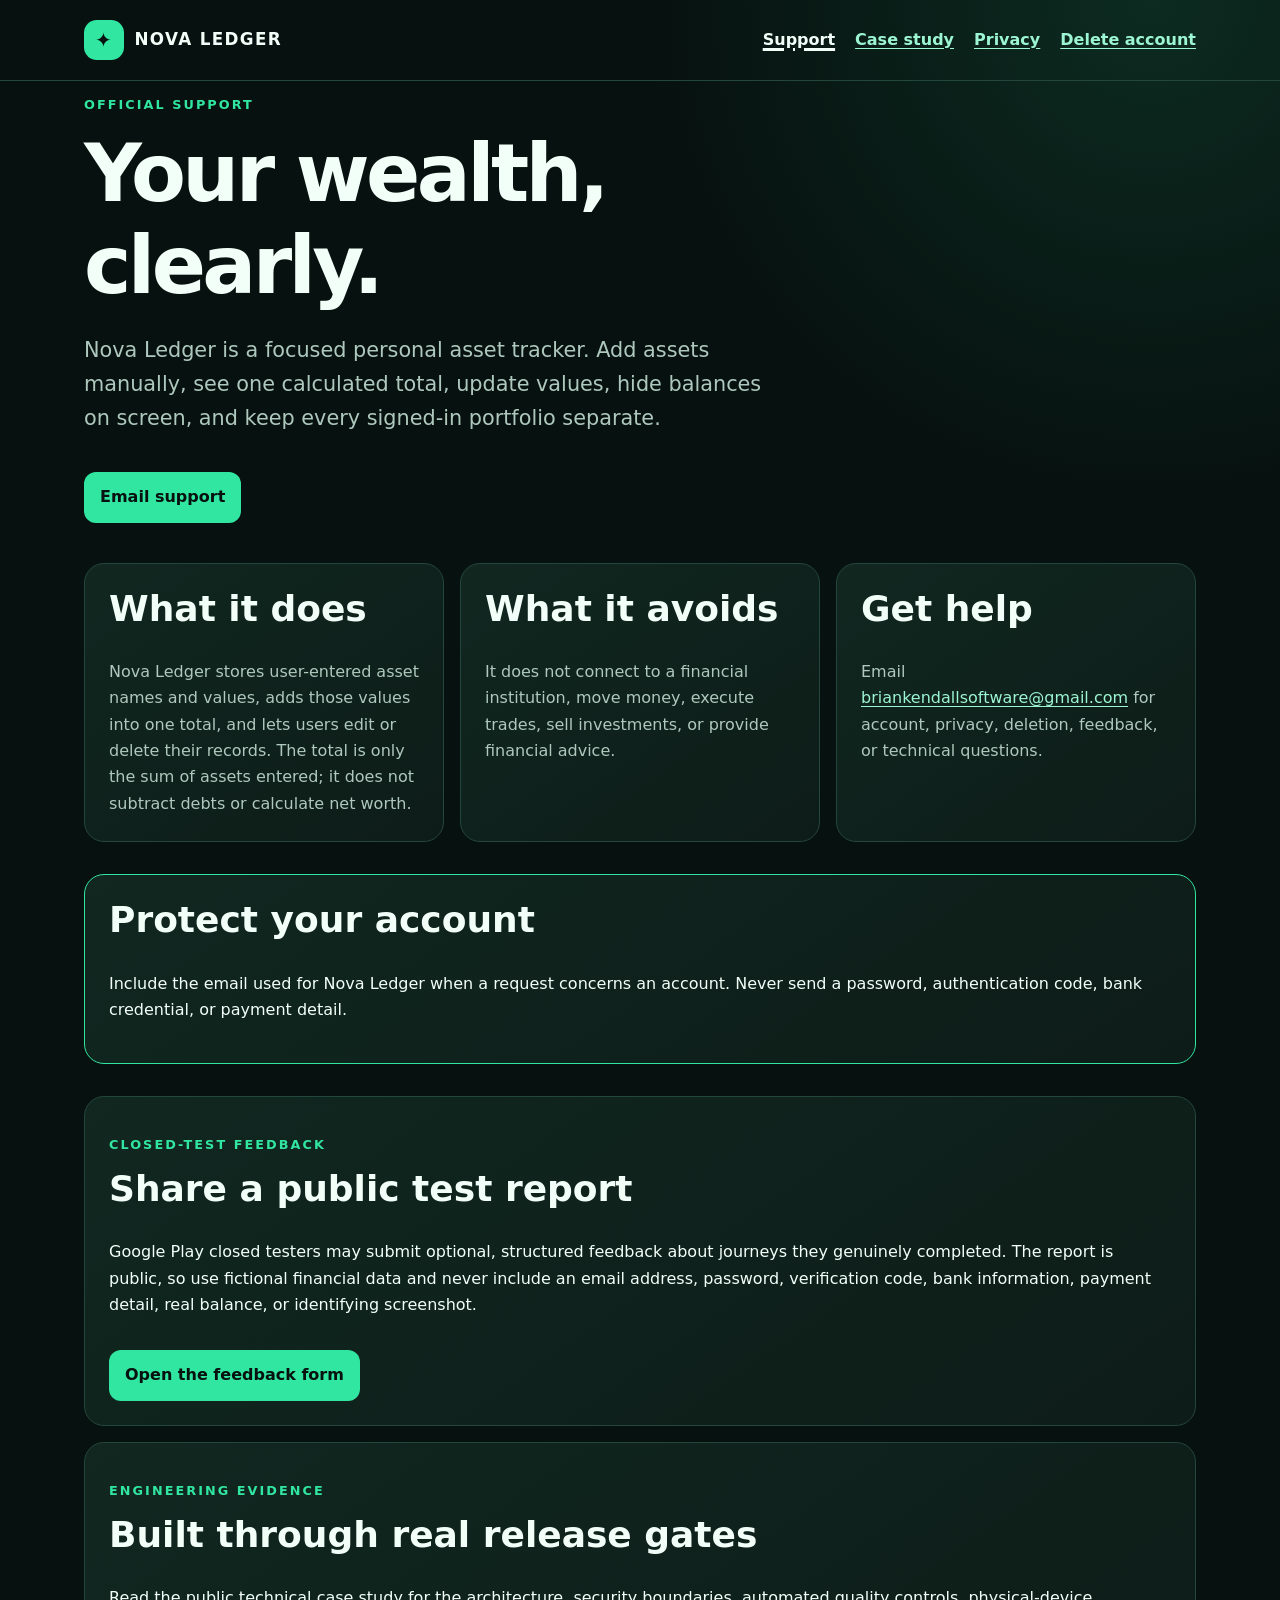
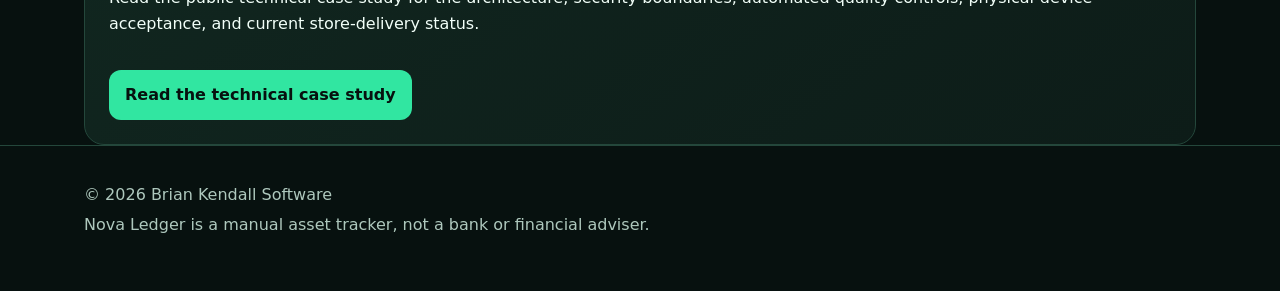
<file: index.html>
<!doctype html>
<html lang="en">
  <head>
    <meta charset="utf-8">
    <meta name="viewport" content="width=device-width, initial-scale=1">
    <meta name="description" content="Official support, privacy, and account-deletion information for Nova Ledger.">
    <meta name="theme-color" content="#07110f">
    <title>Nova Ledger | Support</title>
    <link rel="stylesheet" href="styles.css">
  </head>
  <body>
    <a class="skip-link" href="#main">Skip to content</a>
    <header>
      <div class="shell nav">
        <a class="brand" href="./" aria-label="Nova Ledger support home"><span class="brand-mark" aria-hidden="true">✦</span>NOVA LEDGER</a>
        <nav aria-label="Primary navigation">
          <ul>
            <li><a href="./" aria-current="page">Support</a></li>
            <li><a href="case-study/">Case study</a></li>
            <li><a href="privacy/">Privacy</a></li>
            <li><a href="delete-account/">Delete account</a></li>
          </ul>
        </nav>
      </div>
    </header>
    <main id="main" class="shell">
      <section class="hero" aria-labelledby="page-title">
        <p class="eyebrow">Official support</p>
        <h1 id="page-title">Your wealth, clearly.</h1>
        <p class="lede">Nova Ledger is a focused personal asset tracker. Add assets manually, see one calculated total, update values, hide balances on screen, and keep every signed-in portfolio separate.</p>
        <a class="button" href="mailto:briankendallsoftware@gmail.com?subject=Nova%20Ledger%20support">Email support</a>
      </section>
      <section class="grid" aria-label="Product and support information">
        <article class="card">
          <h2>What it does</h2>
          <p>Nova Ledger stores user-entered asset names and values, adds those values into one total, and lets users edit or delete their records. The total is only the sum of assets entered; it does not subtract debts or calculate net worth.</p>
        </article>
        <article class="card">
          <h2>What it avoids</h2>
          <p>It does not connect to a financial institution, move money, execute trades, sell investments, or provide financial advice.</p>
        </article>
        <article class="card">
          <h2>Get help</h2>
          <p>Email <a href="mailto:briankendallsoftware@gmail.com?subject=Nova%20Ledger%20support">briankendallsoftware@gmail.com</a> for account, privacy, deletion, feedback, or technical questions.</p>
        </article>
      </section>
      <aside class="callout" aria-labelledby="safety-title">
        <h2 id="safety-title">Protect your account</h2>
        <p>Include the email used for Nova Ledger when a request concerns an account. Never send a password, authentication code, bank credential, or payment detail.</p>
      </aside>
      <section class="policy-section" aria-labelledby="feedback-title">
        <p class="eyebrow">Closed-test feedback</p>
        <h2 id="feedback-title">Share a public test report</h2>
        <p>Google Play closed testers may submit optional, structured feedback about journeys they genuinely completed. The report is public, so use fictional financial data and never include an email address, password, verification code, bank information, payment detail, real balance, or identifying screenshot.</p>
        <a class="button" href="https://github.com/cooldownfuego-png/Nova-Ledger-Support/issues/new?template=closed-test-feedback.yml">Open the feedback form</a>
      </section>
      <section class="policy-section" aria-labelledby="engineering-title">
        <p class="eyebrow">Engineering evidence</p>
        <h2 id="engineering-title">Built through real release gates</h2>
        <p>Read the public technical case study for the architecture, security boundaries, automated quality controls, physical-device acceptance, and current store-delivery status.</p>
        <a class="button" href="case-study/">Read the technical case study</a>
      </section>
    </main>
    <footer>
      <div class="shell">
        <p>© 2026 Brian Kendall Software</p>
        <p>Nova Ledger is a manual asset tracker, not a bank or financial adviser.</p>
      </div>
    </footer>
  </body>
</html>
</file>
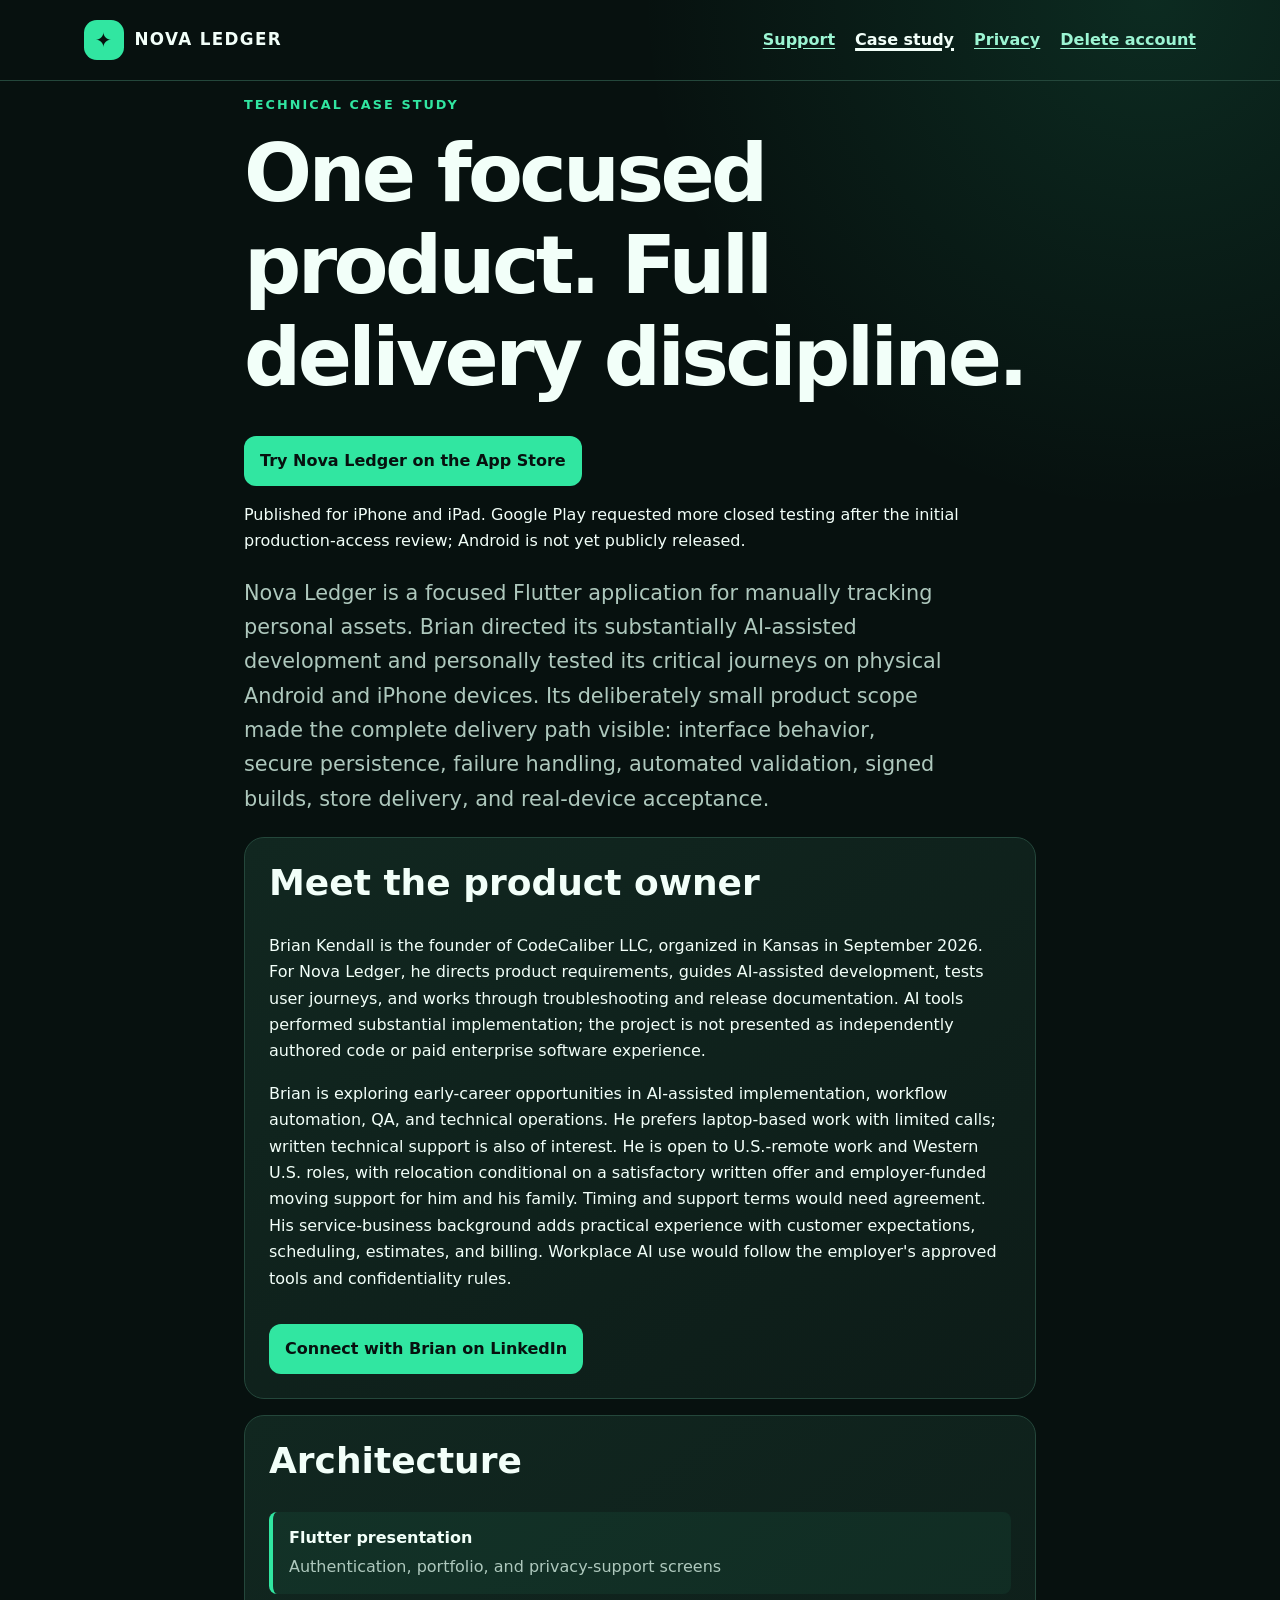
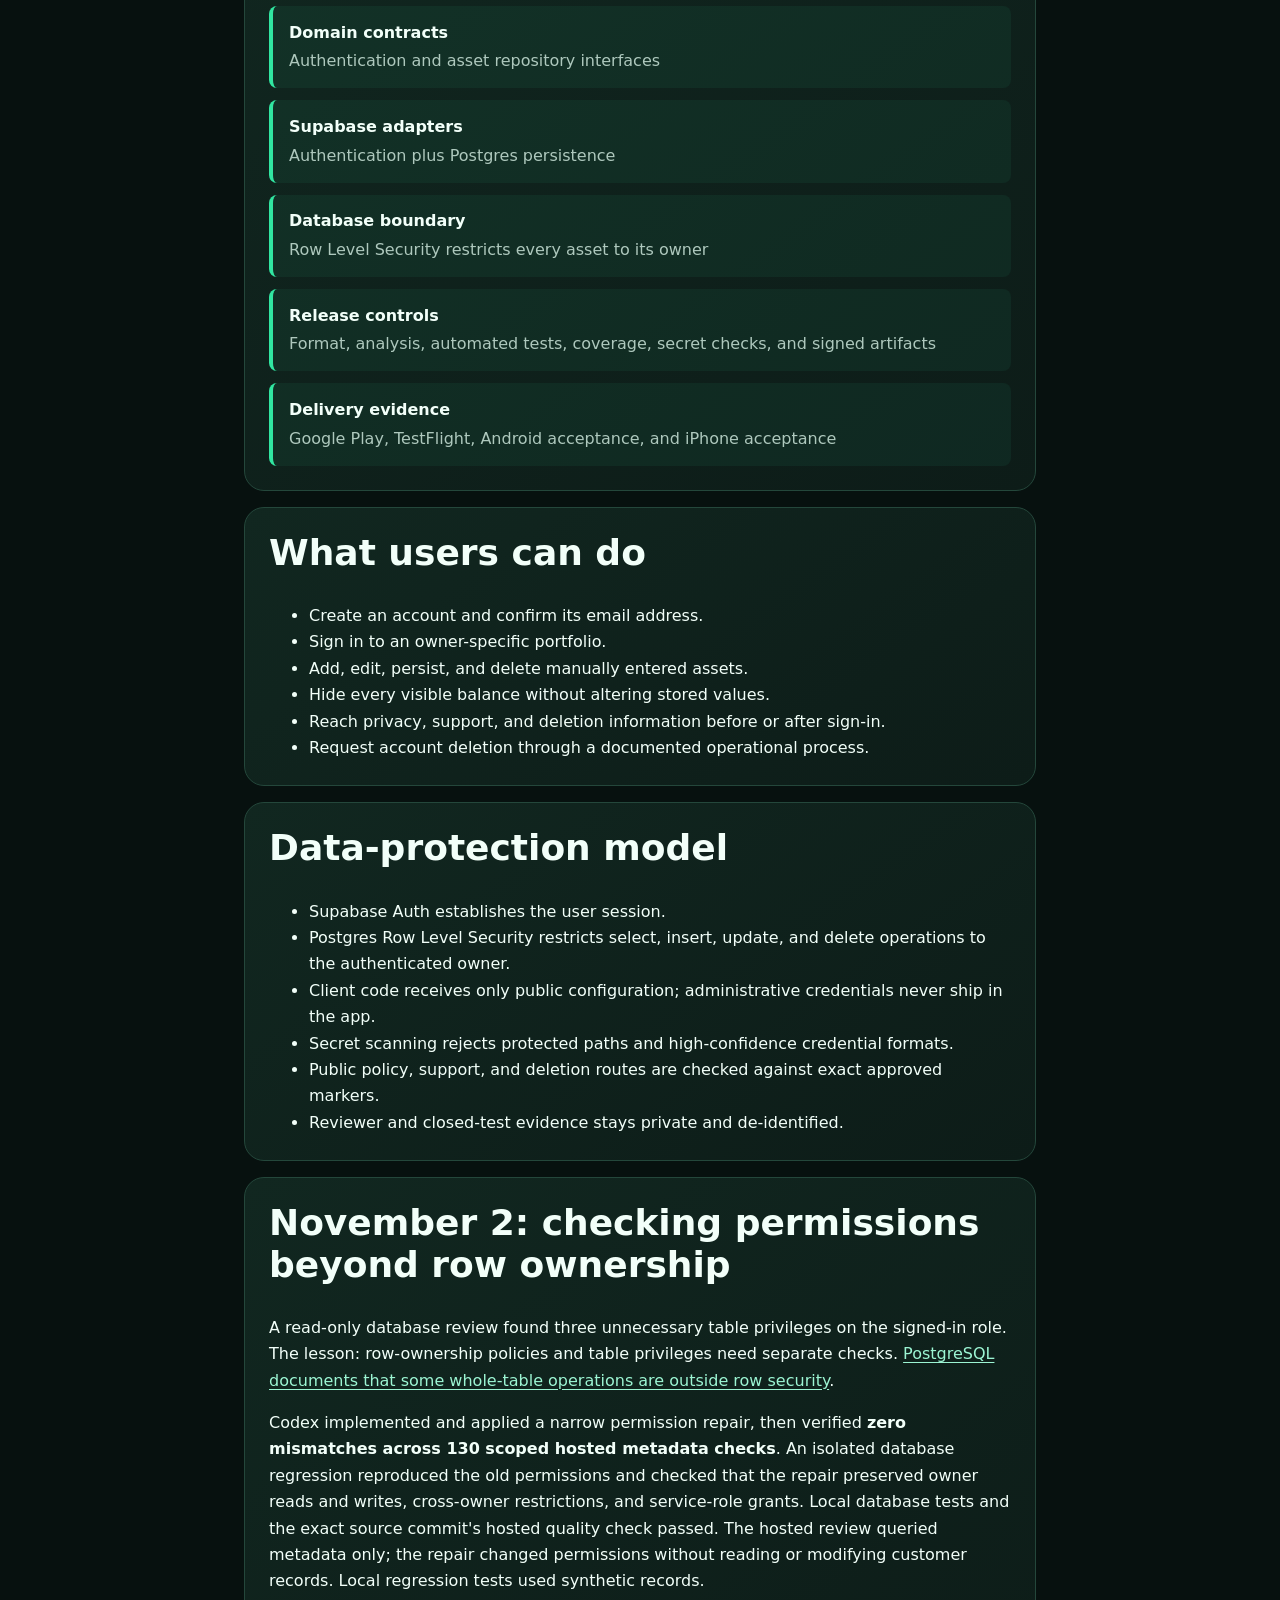
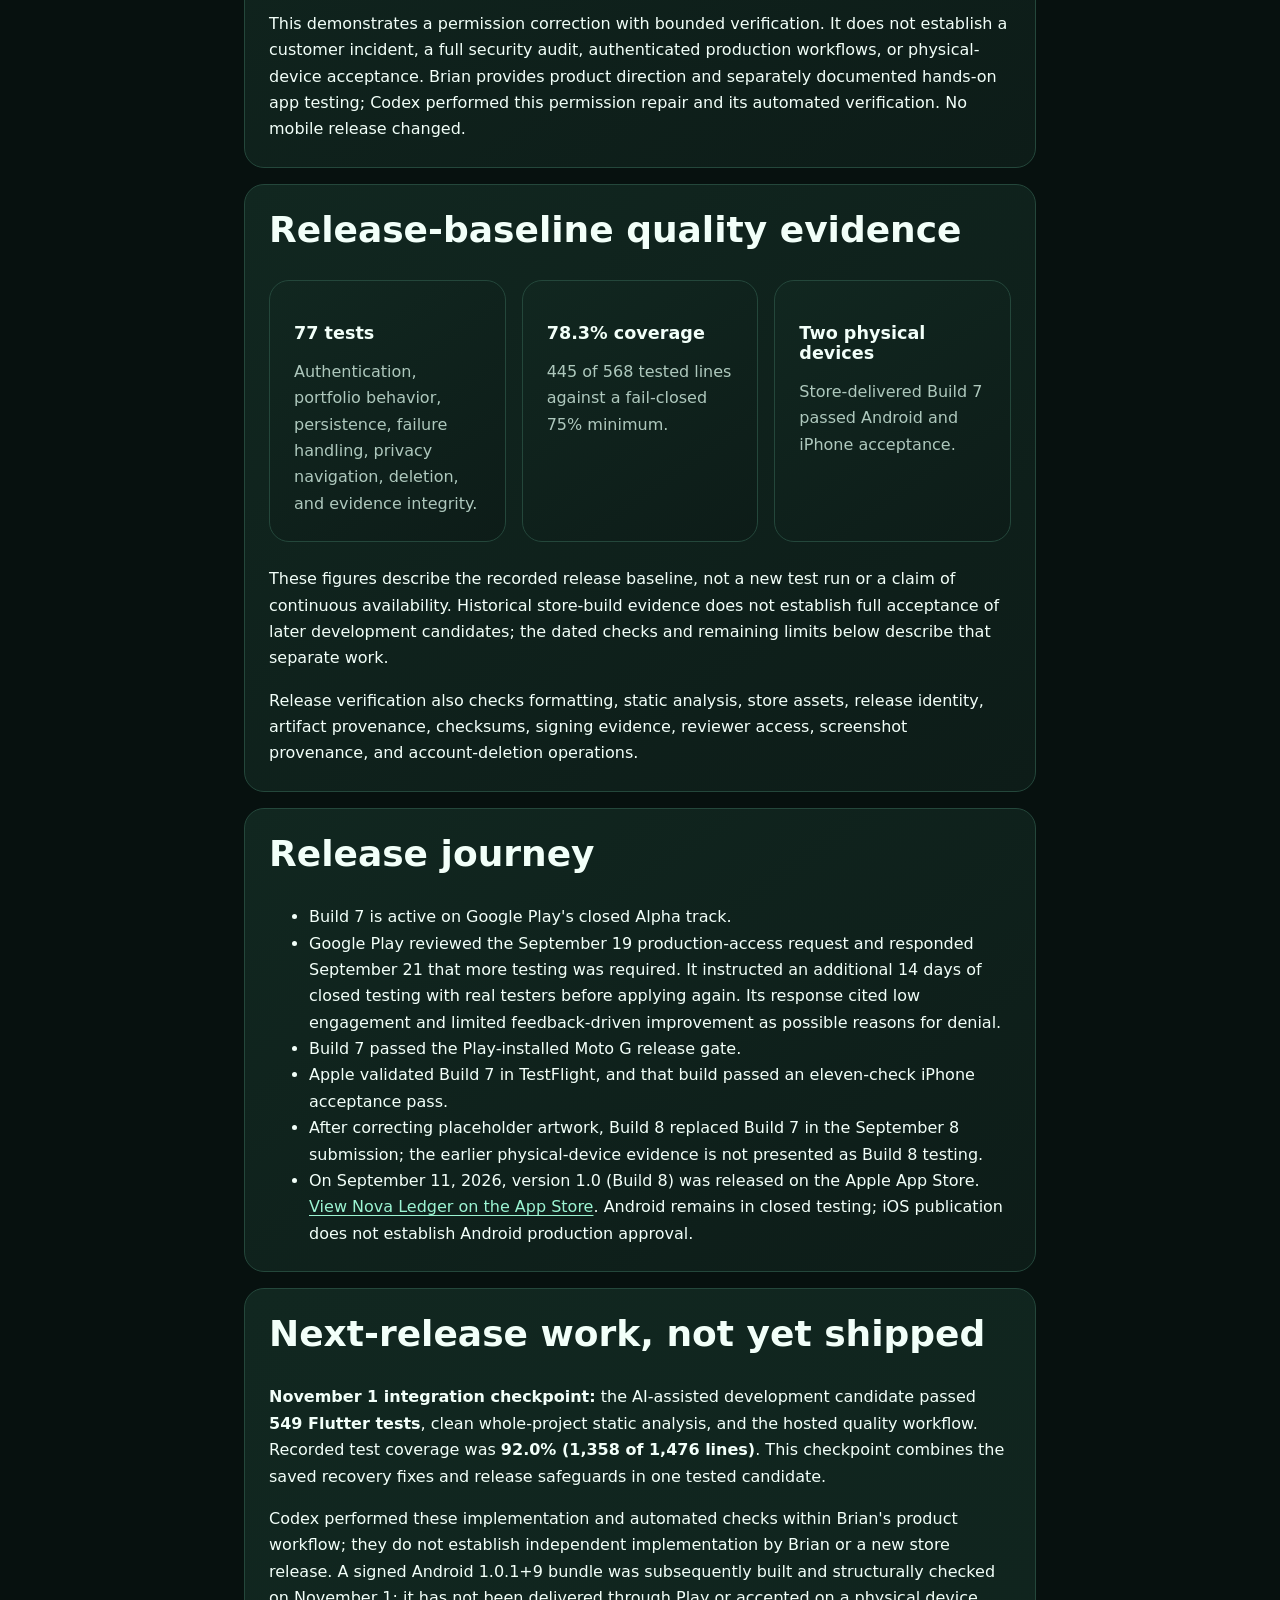
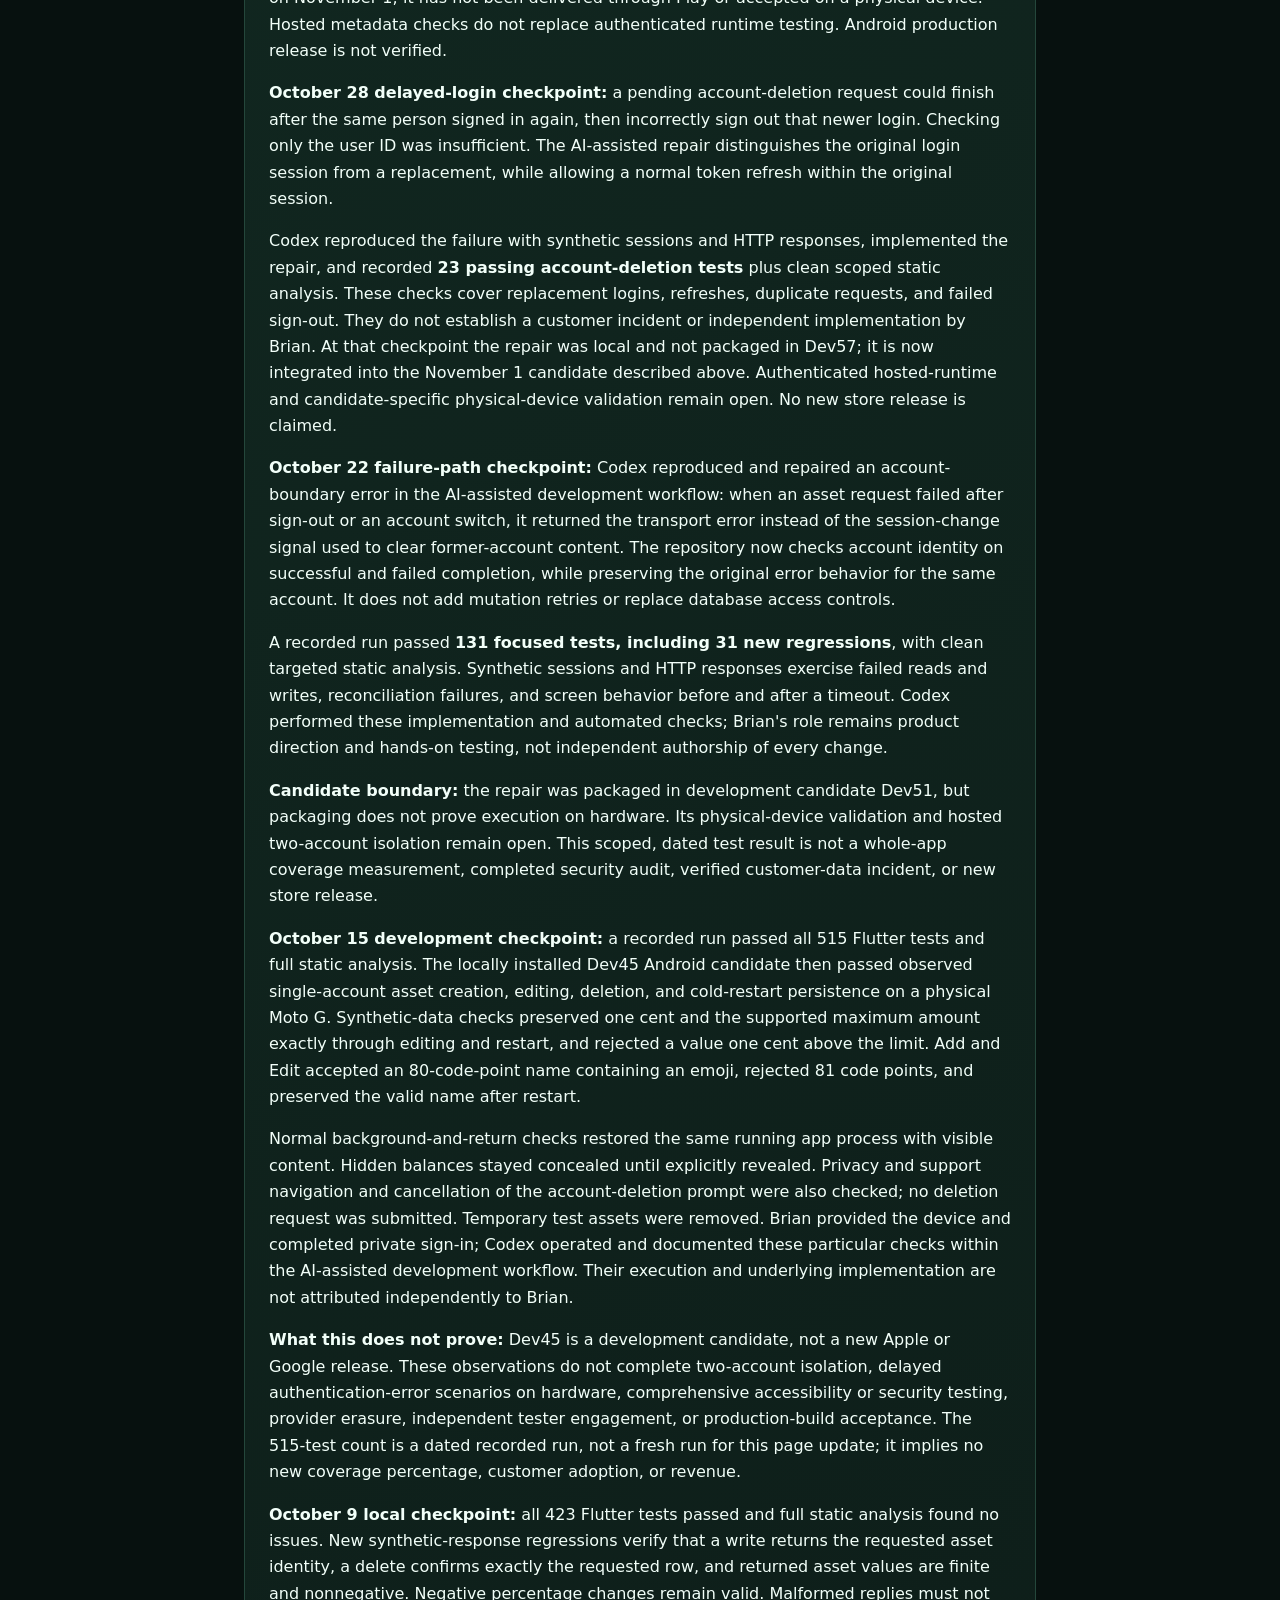
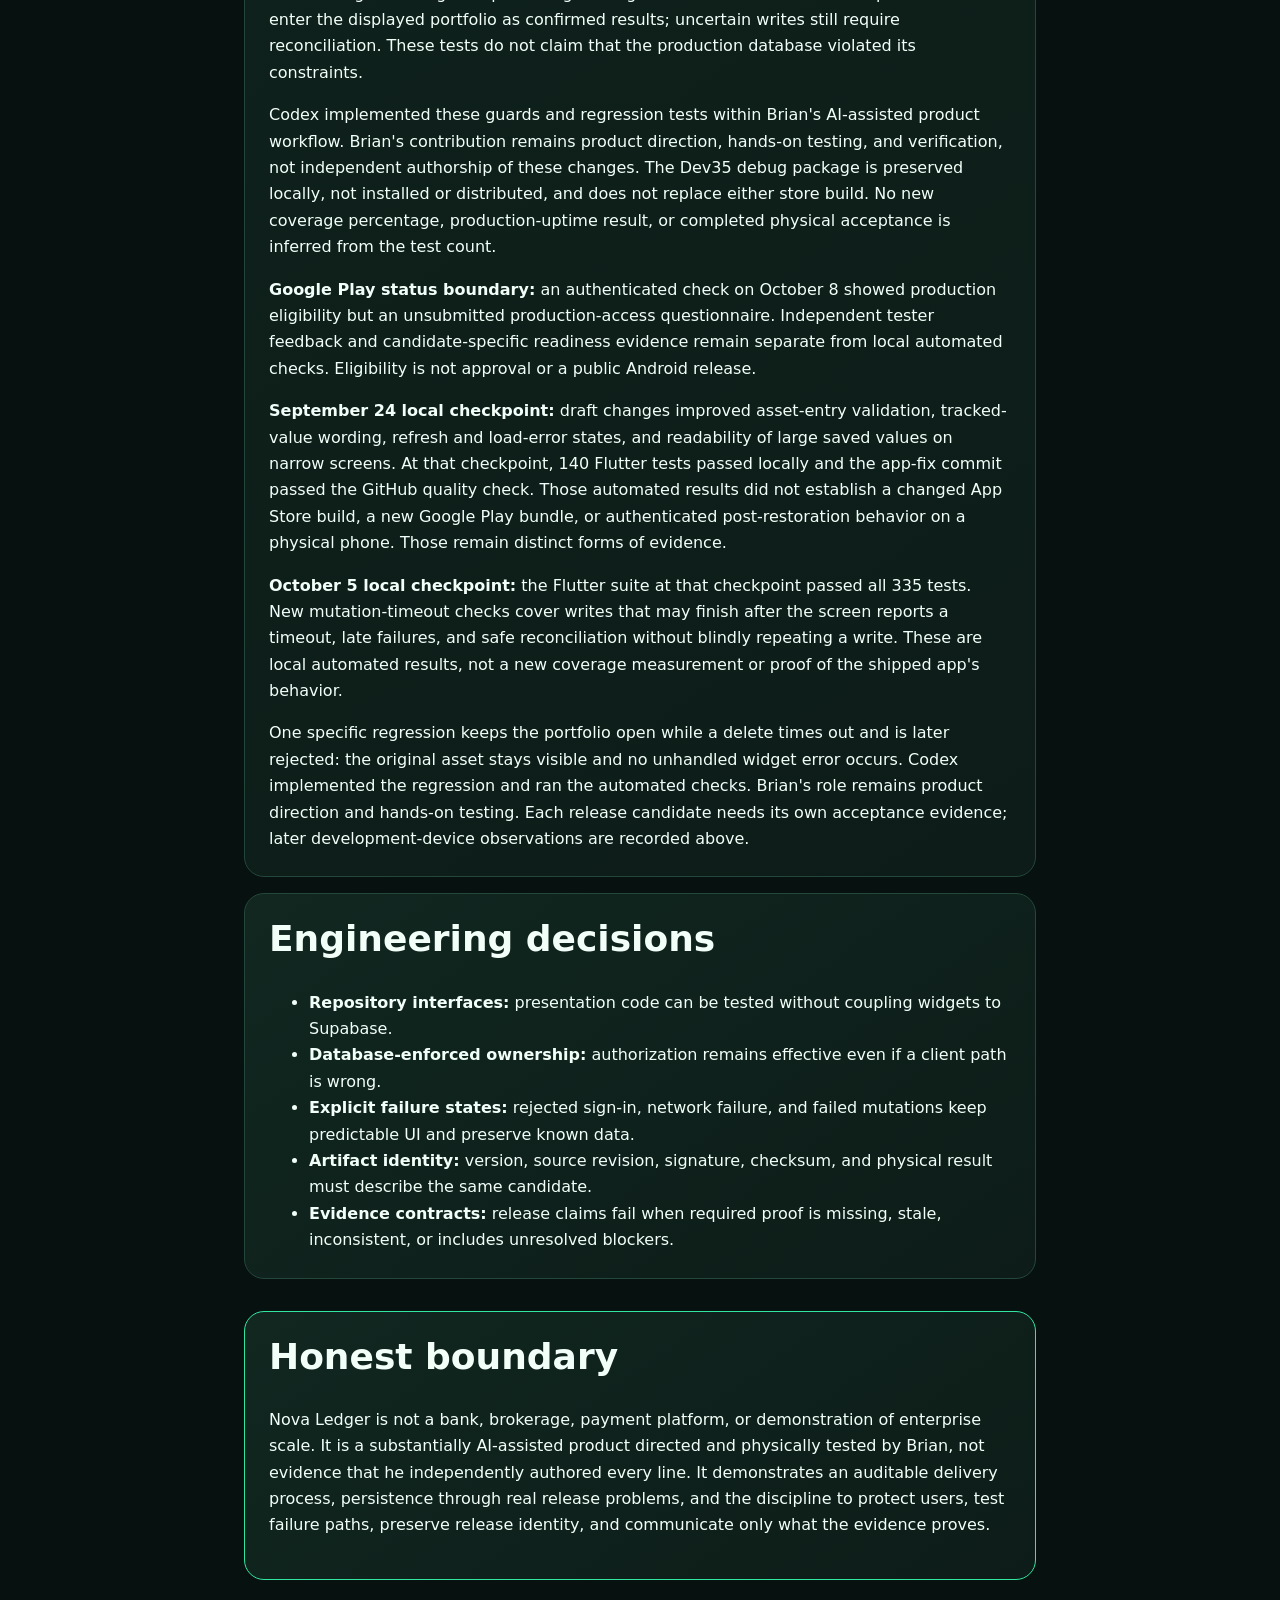
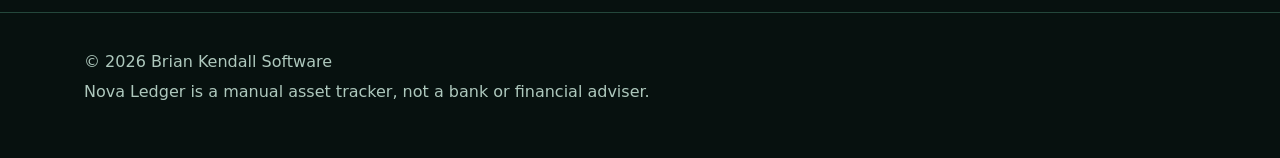
<file: case-study/index.html>
<!doctype html>
<html lang="en">
  <head>
    <meta charset="utf-8">
    <meta name="viewport" content="width=device-width, initial-scale=1">
    <meta name="description" content="A technical case study covering Nova Ledger's Flutter architecture, Supabase security, release controls, and verified mobile delivery evidence.">
    <meta name="theme-color" content="#07110f">
    <title>Nova Ledger | Technical Case Study</title>
    <link rel="stylesheet" href="../styles.css">
  </head>
  <body>
    <a class="skip-link" href="#main">Skip to content</a>
    <header>
      <div class="shell nav">
        <a class="brand" href="../" aria-label="Nova Ledger support home"><span class="brand-mark" aria-hidden="true">✦</span>NOVA LEDGER</a>
        <nav aria-label="Primary navigation">
          <ul>
            <li><a href="../">Support</a></li>
            <li><a href="./" aria-current="page">Case study</a></li>
            <li><a href="../privacy/">Privacy</a></li>
            <li><a href="../delete-account/">Delete account</a></li>
          </ul>
        </nav>
      </div>
    </header>
    <main id="main" class="shell policy">
      <section class="hero" aria-labelledby="page-title">
        <p class="eyebrow">Technical case study</p>
        <h1 id="page-title">One focused product. Full delivery discipline.</h1>
        <p><a class="button" href="https://apps.apple.com/us/app/nova-ledger-asset-tracker/id6807204743">Try Nova Ledger on the App Store</a></p>
        <p>Published for iPhone and iPad. Google Play requested more closed testing after the initial production-access review; Android is not yet publicly released.</p>
        <p class="lede">Nova Ledger is a focused Flutter application for manually tracking personal assets. Brian directed its substantially AI-assisted development and personally tested its critical journeys on physical Android and iPhone devices. Its deliberately small product scope made the complete delivery path visible: interface behavior, secure persistence, failure handling, automated validation, signed builds, store delivery, and real-device acceptance.</p>
      </section>

      <section class="policy-section" aria-labelledby="builder-title">
        <h2 id="builder-title">Meet the product owner</h2>
        <p>Brian Kendall is the founder of CodeCaliber LLC, organized in Kansas in September 2026. For Nova Ledger, he directs product requirements, guides AI-assisted development, tests user journeys, and works through troubleshooting and release documentation. AI tools performed substantial implementation; the project is not presented as independently authored code or paid enterprise software experience.</p>
        <p>Brian is exploring early-career opportunities in AI-assisted implementation, workflow automation, QA, and technical operations. He prefers laptop-based work with limited calls; written technical support is also of interest. He is open to U.S.-remote work and Western U.S. roles, with relocation conditional on a satisfactory written offer and employer-funded moving support for him and his family. Timing and support terms would need agreement. His service-business background adds practical experience with customer expectations, scheduling, estimates, and billing. Workplace AI use would follow the employer's approved tools and confidentiality rules.</p>
        <p><a class="button" href="https://www.linkedin.com/in/brian-kendall-425825435/">Connect with Brian on LinkedIn</a></p>
      </section>

      <section class="policy-section" aria-labelledby="architecture-title">
        <h2 id="architecture-title">Architecture</h2>
        <ol class="architecture" aria-label="Nova Ledger architecture flow">
          <li><strong>Flutter presentation</strong><span>Authentication, portfolio, and privacy-support screens</span></li>
          <li><strong>Domain contracts</strong><span>Authentication and asset repository interfaces</span></li>
          <li><strong>Supabase adapters</strong><span>Authentication plus Postgres persistence</span></li>
          <li><strong>Database boundary</strong><span>Row Level Security restricts every asset to its owner</span></li>
          <li><strong>Release controls</strong><span>Format, analysis, automated tests, coverage, secret checks, and signed artifacts</span></li>
          <li><strong>Delivery evidence</strong><span>Google Play, TestFlight, Android acceptance, and iPhone acceptance</span></li>
        </ol>
      </section>

      <section class="policy-section" aria-labelledby="scope-title">
        <h2 id="scope-title">What users can do</h2>
        <ul>
          <li>Create an account and confirm its email address.</li>
          <li>Sign in to an owner-specific portfolio.</li>
          <li>Add, edit, persist, and delete manually entered assets.</li>
          <li>Hide every visible balance without altering stored values.</li>
          <li>Reach privacy, support, and deletion information before or after sign-in.</li>
          <li>Request account deletion through a documented operational process.</li>
        </ul>
      </section>

      <section class="policy-section" aria-labelledby="security-title">
        <h2 id="security-title">Data-protection model</h2>
        <ul>
          <li>Supabase Auth establishes the user session.</li>
          <li>Postgres Row Level Security restricts select, insert, update, and delete operations to the authenticated owner.</li>
          <li>Client code receives only public configuration; administrative credentials never ship in the app.</li>
          <li>Secret scanning rejects protected paths and high-confidence credential formats.</li>
          <li>Public policy, support, and deletion routes are checked against exact approved markers.</li>
          <li>Reviewer and closed-test evidence stays private and de-identified.</li>
        </ul>
      </section>

      <section class="policy-section" aria-labelledby="permissions-title">
        <h2 id="permissions-title">November 2: checking permissions beyond row ownership</h2>
        <p>A read-only database review found three unnecessary table privileges on the signed-in role. The lesson: row-ownership policies and table privileges need separate checks. <a href="https://www.postgresql.org/docs/current/ddl-rowsecurity.html">PostgreSQL documents that some whole-table operations are outside row security</a>.</p>
        <p>Codex implemented and applied a narrow permission repair, then verified <strong>zero mismatches across 130 scoped hosted metadata checks</strong>. An isolated database regression reproduced the old permissions and checked that the repair preserved owner reads and writes, cross-owner restrictions, and service-role grants. Local database tests and the exact source commit's hosted quality check passed. The hosted review queried metadata only; the repair changed permissions without reading or modifying customer records. Local regression tests used synthetic records.</p>
        <p>This demonstrates a permission correction with bounded verification. It does not establish a customer incident, a full security audit, authenticated production workflows, or physical-device acceptance. Brian provides product direction and separately documented hands-on app testing; Codex performed this permission repair and its automated verification. No mobile release changed.</p>
      </section>

      <section class="policy-section" aria-labelledby="quality-title">
        <h2 id="quality-title">Release-baseline quality evidence</h2>
        <div class="grid evidence-grid">
          <article class="card"><h3>77 tests</h3><p>Authentication, portfolio behavior, persistence, failure handling, privacy navigation, deletion, and evidence integrity.</p></article>
          <article class="card"><h3>78.3% coverage</h3><p>445 of 568 tested lines against a fail-closed 75% minimum.</p></article>
          <article class="card"><h3>Two physical devices</h3><p>Store-delivered Build 7 passed Android and iPhone acceptance.</p></article>
        </div>
        <p>These figures describe the recorded release baseline, not a new test run or a claim of continuous availability. Historical store-build evidence does not establish full acceptance of later development candidates; the dated checks and remaining limits below describe that separate work.</p>
        <p>Release verification also checks formatting, static analysis, store assets, release identity, artifact provenance, checksums, signing evidence, reviewer access, screenshot provenance, and account-deletion operations.</p>
      </section>

      <section class="policy-section" aria-labelledby="delivery-title">
        <h2 id="delivery-title">Release journey</h2>
        <ul>
          <li>Build 7 is active on Google Play's closed Alpha track.</li>
          <li>Google Play reviewed the September 19 production-access request and responded September 21 that more testing was required. It instructed an additional 14 days of closed testing with real testers before applying again. Its response cited low engagement and limited feedback-driven improvement as possible reasons for denial.</li>
          <li>Build 7 passed the Play-installed Moto G release gate.</li>
          <li>Apple validated Build 7 in TestFlight, and that build passed an eleven-check iPhone acceptance pass.</li>
          <li>After correcting placeholder artwork, Build 8 replaced Build 7 in the September 8 submission; the earlier physical-device evidence is not presented as Build 8 testing.</li>
          <li>On September 11, 2026, version 1.0 (Build 8) was released on the Apple App Store. <a href="https://apps.apple.com/us/app/nova-ledger-asset-tracker/id6807204743">View Nova Ledger on the App Store</a>. Android remains in closed testing; iOS publication does not establish Android production approval.</li>
        </ul>
      </section>

      <section class="policy-section" aria-labelledby="candidate-title">
        <h2 id="candidate-title">Next-release work, not yet shipped</h2>
        <p><strong>November 1 integration checkpoint:</strong> the AI-assisted development candidate passed <strong>549 Flutter tests</strong>, clean whole-project static analysis, and the hosted quality workflow. Recorded test coverage was <strong>92.0% (1,358 of 1,476 lines)</strong>. This checkpoint combines the saved recovery fixes and release safeguards in one tested candidate.</p>
        <p>Codex performed these implementation and automated checks within Brian's product workflow; they do not establish independent implementation by Brian or a new store release. A signed Android 1.0.1+9 bundle was subsequently built and structurally checked on November 1; it has not been delivered through Play or accepted on a physical device. Hosted metadata checks do not replace authenticated runtime testing. Android production release is not verified.</p>
        <p><strong>October 28 delayed-login checkpoint:</strong> a pending account-deletion request could finish after the same person signed in again, then incorrectly sign out that newer login. Checking only the user ID was insufficient. The AI-assisted repair distinguishes the original login session from a replacement, while allowing a normal token refresh within the original session.</p>
        <p>Codex reproduced the failure with synthetic sessions and HTTP responses, implemented the repair, and recorded <strong>23 passing account-deletion tests</strong> plus clean scoped static analysis. These checks cover replacement logins, refreshes, duplicate requests, and failed sign-out. They do not establish a customer incident or independent implementation by Brian. At that checkpoint the repair was local and not packaged in Dev57; it is now integrated into the November 1 candidate described above. Authenticated hosted-runtime and candidate-specific physical-device validation remain open. No new store release is claimed.</p>
        <p><strong>October 22 failure-path checkpoint:</strong> Codex reproduced and repaired an account-boundary error in the AI-assisted development workflow: when an asset request failed after sign-out or an account switch, it returned the transport error instead of the session-change signal used to clear former-account content. The repository now checks account identity on successful and failed completion, while preserving the original error behavior for the same account. It does not add mutation retries or replace database access controls.</p>
        <p>A recorded run passed <strong>131 focused tests, including 31 new regressions</strong>, with clean targeted static analysis. Synthetic sessions and HTTP responses exercise failed reads and writes, reconciliation failures, and screen behavior before and after a timeout. Codex performed these implementation and automated checks; Brian's role remains product direction and hands-on testing, not independent authorship of every change.</p>
        <p><strong>Candidate boundary:</strong> the repair was packaged in development candidate Dev51, but packaging does not prove execution on hardware. Its physical-device validation and hosted two-account isolation remain open. This scoped, dated test result is not a whole-app coverage measurement, completed security audit, verified customer-data incident, or new store release.</p>
        <p><strong>October 15 development checkpoint:</strong> a recorded run passed all 515 Flutter tests and full static analysis. The locally installed Dev45 Android candidate then passed observed single-account asset creation, editing, deletion, and cold-restart persistence on a physical Moto G. Synthetic-data checks preserved one cent and the supported maximum amount exactly through editing and restart, and rejected a value one cent above the limit. Add and Edit accepted an 80-code-point name containing an emoji, rejected 81 code points, and preserved the valid name after restart.</p>
        <p>Normal background-and-return checks restored the same running app process with visible content. Hidden balances stayed concealed until explicitly revealed. Privacy and support navigation and cancellation of the account-deletion prompt were also checked; no deletion request was submitted. Temporary test assets were removed. Brian provided the device and completed private sign-in; Codex operated and documented these particular checks within the AI-assisted development workflow. Their execution and underlying implementation are not attributed independently to Brian.</p>
        <p><strong>What this does not prove:</strong> Dev45 is a development candidate, not a new Apple or Google release. These observations do not complete two-account isolation, delayed authentication-error scenarios on hardware, comprehensive accessibility or security testing, provider erasure, independent tester engagement, or production-build acceptance. The 515-test count is a dated recorded run, not a fresh run for this page update; it implies no new coverage percentage, customer adoption, or revenue.</p>
        <p><strong>October 9 local checkpoint:</strong> all 423 Flutter tests passed and full static analysis found no issues. New synthetic-response regressions verify that a write returns the requested asset identity, a delete confirms exactly the requested row, and returned asset values are finite and nonnegative. Negative percentage changes remain valid. Malformed replies must not enter the displayed portfolio as confirmed results; uncertain writes still require reconciliation. These tests do not claim that the production database violated its constraints.</p>
        <p>Codex implemented these guards and regression tests within Brian's AI-assisted product workflow. Brian's contribution remains product direction, hands-on testing, and verification, not independent authorship of these changes. The Dev35 debug package is preserved locally, not installed or distributed, and does not replace either store build. No new coverage percentage, production-uptime result, or completed physical acceptance is inferred from the test count.</p>
        <p><strong>Google Play status boundary:</strong> an authenticated check on October 8 showed production eligibility but an unsubmitted production-access questionnaire. Independent tester feedback and candidate-specific readiness evidence remain separate from local automated checks. Eligibility is not approval or a public Android release.</p>
        <p><strong>September 24 local checkpoint:</strong> draft changes improved asset-entry validation, tracked-value wording, refresh and load-error states, and readability of large saved values on narrow screens. At that checkpoint, 140 Flutter tests passed locally and the app-fix commit passed the GitHub quality check. Those automated results did not establish a changed App Store build, a new Google Play bundle, or authenticated post-restoration behavior on a physical phone. Those remain distinct forms of evidence.</p>
        <p><strong>October 5 local checkpoint:</strong> the Flutter suite at that checkpoint passed all 335 tests. New mutation-timeout checks cover writes that may finish after the screen reports a timeout, late failures, and safe reconciliation without blindly repeating a write. These are local automated results, not a new coverage measurement or proof of the shipped app's behavior.</p>
        <p>One specific regression keeps the portfolio open while a delete times out and is later rejected: the original asset stays visible and no unhandled widget error occurs. Codex implemented the regression and ran the automated checks. Brian's role remains product direction and hands-on testing. Each release candidate needs its own acceptance evidence; later development-device observations are recorded above.</p>
      </section>

      <section class="policy-section" aria-labelledby="decisions-title">
        <h2 id="decisions-title">Engineering decisions</h2>
        <ul>
          <li><strong>Repository interfaces:</strong> presentation code can be tested without coupling widgets to Supabase.</li>
          <li><strong>Database-enforced ownership:</strong> authorization remains effective even if a client path is wrong.</li>
          <li><strong>Explicit failure states:</strong> rejected sign-in, network failure, and failed mutations keep predictable UI and preserve known data.</li>
          <li><strong>Artifact identity:</strong> version, source revision, signature, checksum, and physical result must describe the same candidate.</li>
          <li><strong>Evidence contracts:</strong> release claims fail when required proof is missing, stale, inconsistent, or includes unresolved blockers.</li>
        </ul>
      </section>

      <aside class="callout" aria-labelledby="boundary-title">
        <h2 id="boundary-title">Honest boundary</h2>
        <p>Nova Ledger is not a bank, brokerage, payment platform, or demonstration of enterprise scale. It is a substantially AI-assisted product directed and physically tested by Brian, not evidence that he independently authored every line. It demonstrates an auditable delivery process, persistence through real release problems, and the discipline to protect users, test failure paths, preserve release identity, and communicate only what the evidence proves.</p>
      </aside>
    </main>
    <footer>
      <div class="shell">
        <p>© 2026 Brian Kendall Software</p>
        <p>Nova Ledger is a manual asset tracker, not a bank or financial adviser.</p>
      </div>
    </footer>
  </body>
</html>
</file>
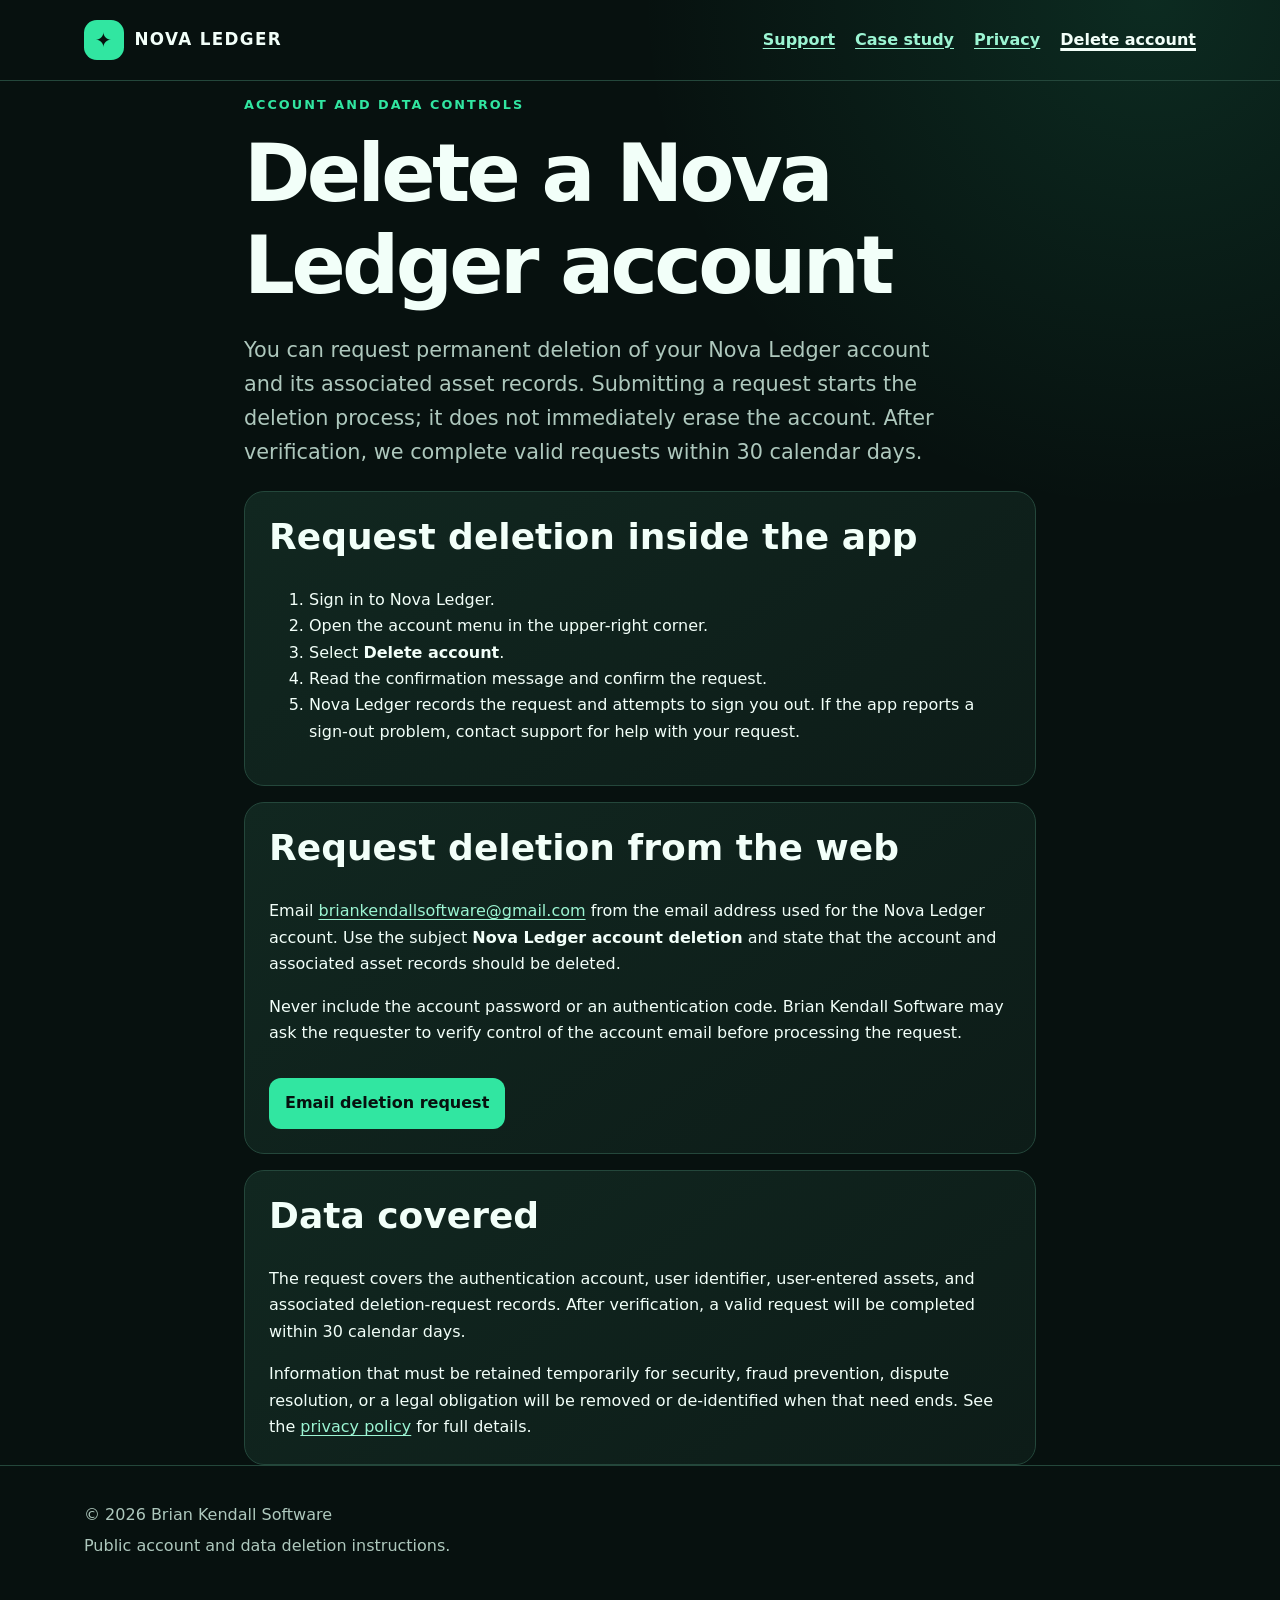
<file: delete-account/index.html>
<!doctype html>
<html lang="en">
  <head>
    <meta charset="utf-8">
    <meta name="viewport" content="width=device-width, initial-scale=1">
    <meta name="description" content="Request deletion of a Nova Ledger account and associated data.">
    <meta name="theme-color" content="#07110f">
    <title>Nova Ledger | Delete Account</title>
    <link rel="stylesheet" href="../styles.css">
  </head>
  <body>
    <a class="skip-link" href="#main">Skip to content</a>
    <header>
      <div class="shell nav">
        <a class="brand" href="../" aria-label="Nova Ledger support home"><span class="brand-mark" aria-hidden="true">✦</span>NOVA LEDGER</a>
        <nav aria-label="Primary navigation">
          <ul>
            <li><a href="../">Support</a></li>
            <li><a href="../case-study/">Case study</a></li>
            <li><a href="../privacy/">Privacy</a></li>
            <li><a href="./" aria-current="page">Delete account</a></li>
          </ul>
        </nav>
      </div>
    </header>
    <main id="main" class="shell policy">
      <p class="eyebrow">Account and data controls</p>
      <h1>Delete a Nova Ledger account</h1>
      <p class="lede">You can request permanent deletion of your Nova Ledger account and its associated asset records. Submitting a request starts the deletion process; it does not immediately erase the account. After verification, we complete valid requests within 30 calendar days.</p>

      <section class="policy-section">
        <h2>Request deletion inside the app</h2>
        <ol>
          <li>Sign in to Nova Ledger.</li>
          <li>Open the account menu in the upper-right corner.</li>
          <li>Select <strong>Delete account</strong>.</li>
          <li>Read the confirmation message and confirm the request.</li>
          <li>Nova Ledger records the request and attempts to sign you out. If the app reports a sign-out problem, contact support for help with your request.</li>
        </ol>
      </section>

      <section class="policy-section">
        <h2>Request deletion from the web</h2>
        <p>Email <a href="mailto:briankendallsoftware@gmail.com?subject=Nova%20Ledger%20account%20deletion">briankendallsoftware@gmail.com</a> from the email address used for the Nova Ledger account. Use the subject <strong>Nova Ledger account deletion</strong> and state that the account and associated asset records should be deleted.</p>
        <p>Never include the account password or an authentication code. Brian Kendall Software may ask the requester to verify control of the account email before processing the request.</p>
        <a class="button" href="mailto:briankendallsoftware@gmail.com?subject=Nova%20Ledger%20account%20deletion">Email deletion request</a>
      </section>

      <section class="policy-section">
        <h2>Data covered</h2>
        <p>The request covers the authentication account, user identifier, user-entered assets, and associated deletion-request records. After verification, a valid request will be completed within 30 calendar days.</p>
        <p>Information that must be retained temporarily for security, fraud prevention, dispute resolution, or a legal obligation will be removed or de-identified when that need ends. See the <a href="../privacy/">privacy policy</a> for full details.</p>
      </section>
    </main>
    <footer><div class="shell"><p>© 2026 Brian Kendall Software</p><p>Public account and data deletion instructions.</p></div></footer>
  </body>
</html>
</file>
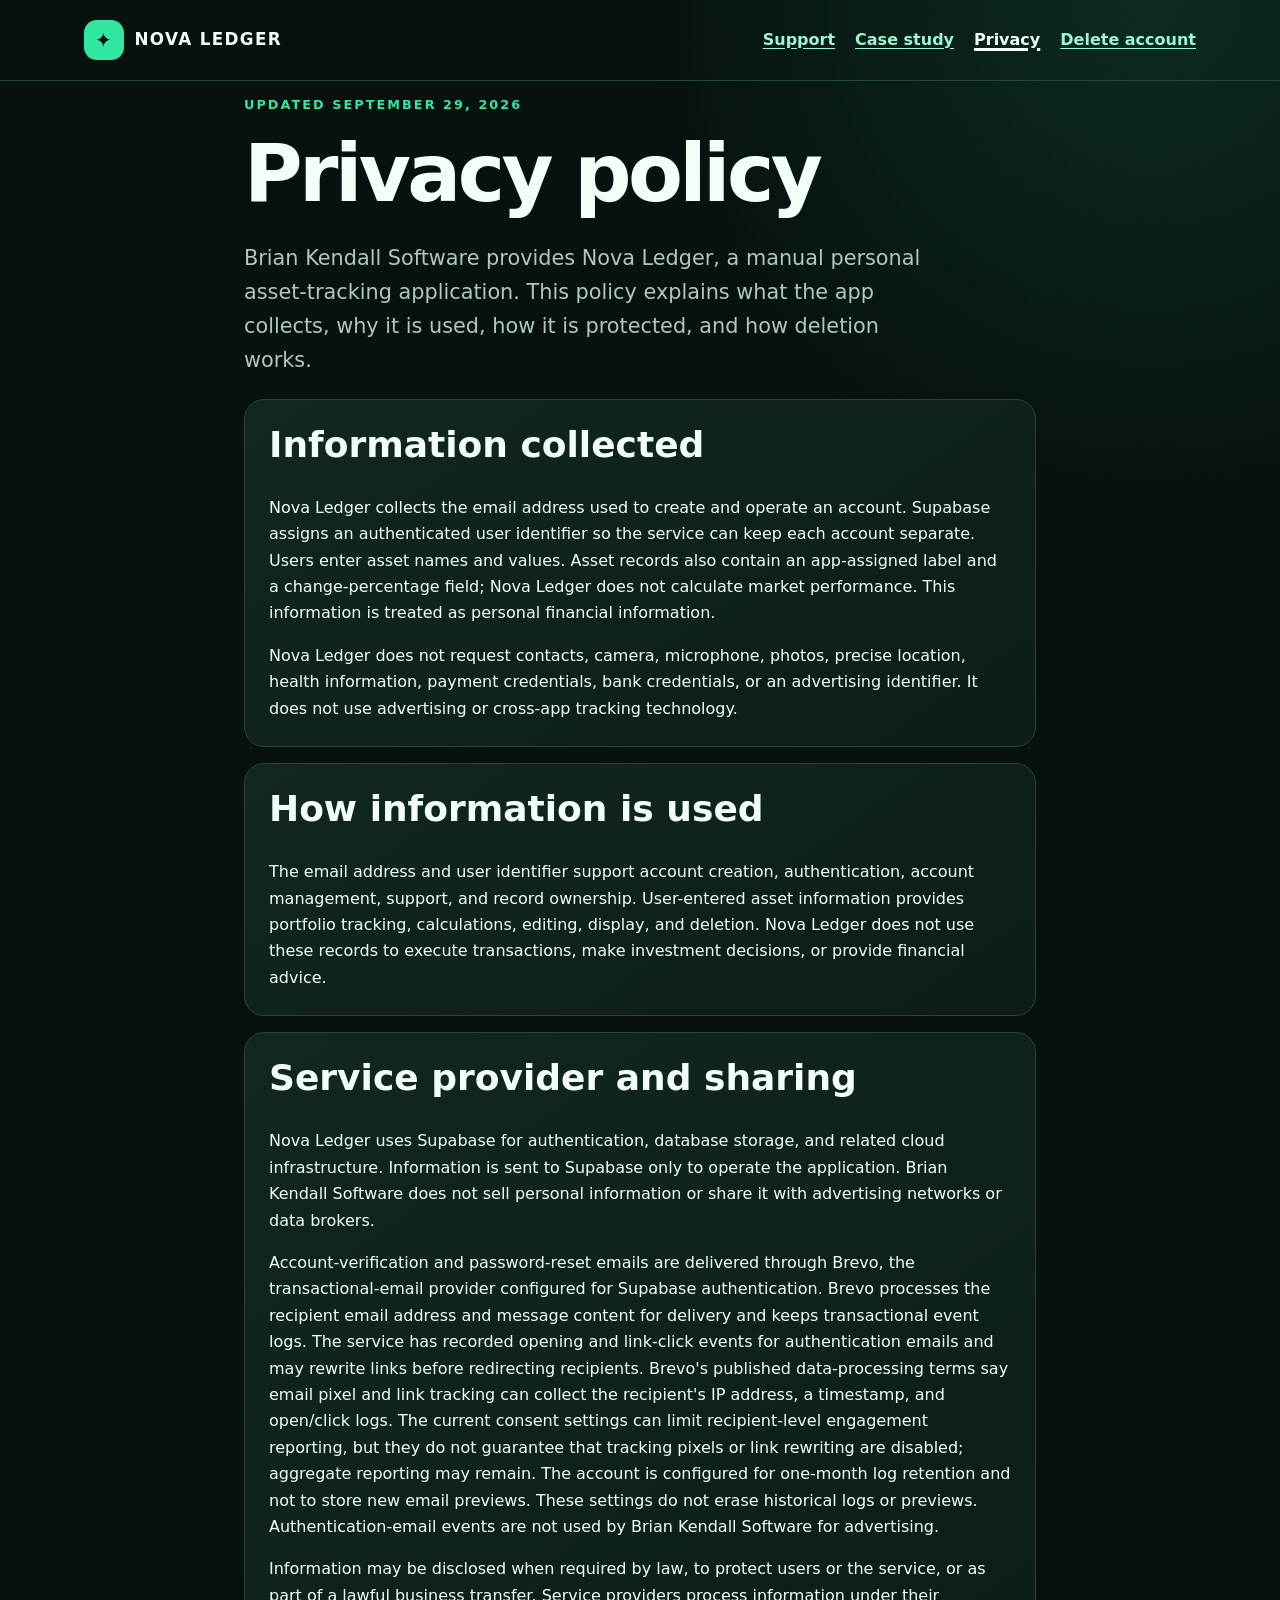
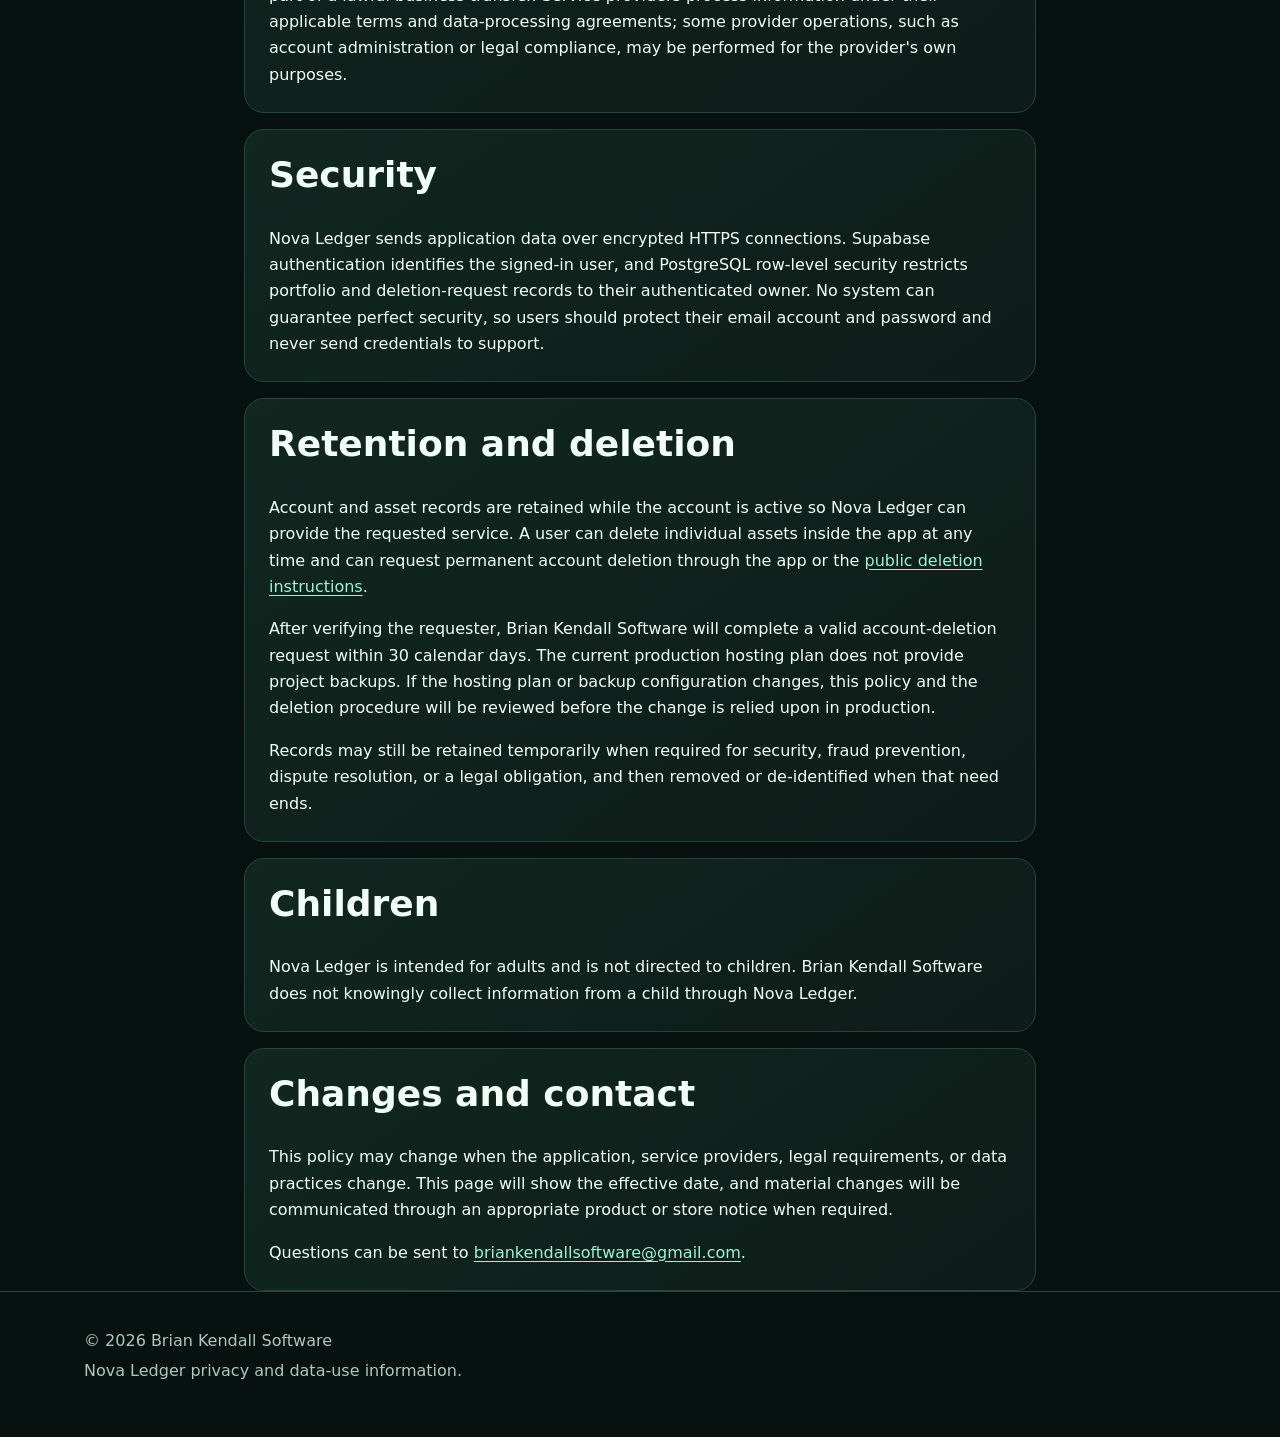
<file: privacy/index.html>
<!doctype html>
<html lang="en">
  <head>
    <meta charset="utf-8">
    <meta name="viewport" content="width=device-width, initial-scale=1">
    <meta name="description" content="Privacy policy for the Nova Ledger mobile application.">
    <meta name="theme-color" content="#07110f">
    <title>Nova Ledger | Privacy Policy</title>
    <link rel="stylesheet" href="../styles.css">
  </head>
  <body>
    <a class="skip-link" href="#main">Skip to content</a>
    <header>
      <div class="shell nav">
        <a class="brand" href="../" aria-label="Nova Ledger support home"><span class="brand-mark" aria-hidden="true">✦</span>NOVA LEDGER</a>
        <nav aria-label="Primary navigation">
          <ul>
            <li><a href="../">Support</a></li>
            <li><a href="../case-study/">Case study</a></li>
            <li><a href="./" aria-current="page">Privacy</a></li>
            <li><a href="../delete-account/">Delete account</a></li>
          </ul>
        </nav>
      </div>
    </header>
    <main id="main" class="shell policy">
      <p class="eyebrow">Updated September 29, 2026</p>
      <h1>Privacy policy</h1>
      <p class="lede">Brian Kendall Software provides Nova Ledger, a manual personal asset-tracking application. This policy explains what the app collects, why it is used, how it is protected, and how deletion works.</p>

      <section class="policy-section">
        <h2>Information collected</h2>
        <p>Nova Ledger collects the email address used to create and operate an account. Supabase assigns an authenticated user identifier so the service can keep each account separate. Users enter asset names and values. Asset records also contain an app-assigned label and a change-percentage field; Nova Ledger does not calculate market performance. This information is treated as personal financial information.</p>
        <p>Nova Ledger does not request contacts, camera, microphone, photos, precise location, health information, payment credentials, bank credentials, or an advertising identifier. It does not use advertising or cross-app tracking technology.</p>
      </section>

      <section class="policy-section">
        <h2>How information is used</h2>
        <p>The email address and user identifier support account creation, authentication, account management, support, and record ownership. User-entered asset information provides portfolio tracking, calculations, editing, display, and deletion. Nova Ledger does not use these records to execute transactions, make investment decisions, or provide financial advice.</p>
      </section>

      <section class="policy-section">
        <h2>Service provider and sharing</h2>
        <p>Nova Ledger uses Supabase for authentication, database storage, and related cloud infrastructure. Information is sent to Supabase only to operate the application. Brian Kendall Software does not sell personal information or share it with advertising networks or data brokers.</p>
        <p>Account-verification and password-reset emails are delivered through Brevo, the transactional-email provider configured for Supabase authentication. Brevo processes the recipient email address and message content for delivery and keeps transactional event logs. The service has recorded opening and link-click events for authentication emails and may rewrite links before redirecting recipients. Brevo's published data-processing terms say email pixel and link tracking can collect the recipient's IP address, a timestamp, and open/click logs. The current consent settings can limit recipient-level engagement reporting, but they do not guarantee that tracking pixels or link rewriting are disabled; aggregate reporting may remain. The account is configured for one-month log retention and not to store new email previews. These settings do not erase historical logs or previews. Authentication-email events are not used by Brian Kendall Software for advertising.</p>
        <p>Information may be disclosed when required by law, to protect users or the service, or as part of a lawful business transfer. Service providers process information under their applicable terms and data-processing agreements; some provider operations, such as account administration or legal compliance, may be performed for the provider's own purposes.</p>
      </section>

      <section class="policy-section">
        <h2>Security</h2>
        <p>Nova Ledger sends application data over encrypted HTTPS connections. Supabase authentication identifies the signed-in user, and PostgreSQL row-level security restricts portfolio and deletion-request records to their authenticated owner. No system can guarantee perfect security, so users should protect their email account and password and never send credentials to support.</p>
      </section>

      <section class="policy-section">
        <h2>Retention and deletion</h2>
        <p>Account and asset records are retained while the account is active so Nova Ledger can provide the requested service. A user can delete individual assets inside the app at any time and can request permanent account deletion through the app or the <a href="../delete-account/">public deletion instructions</a>.</p>
        <p>After verifying the requester, Brian Kendall Software will complete a valid account-deletion request within 30 calendar days. The current production hosting plan does not provide project backups. If the hosting plan or backup configuration changes, this policy and the deletion procedure will be reviewed before the change is relied upon in production.</p>
        <p>Records may still be retained temporarily when required for security, fraud prevention, dispute resolution, or a legal obligation, and then removed or de-identified when that need ends.</p>
      </section>

      <section class="policy-section">
        <h2>Children</h2>
        <p>Nova Ledger is intended for adults and is not directed to children. Brian Kendall Software does not knowingly collect information from a child through Nova Ledger.</p>
      </section>

      <section class="policy-section">
        <h2>Changes and contact</h2>
        <p>This policy may change when the application, service providers, legal requirements, or data practices change. This page will show the effective date, and material changes will be communicated through an appropriate product or store notice when required.</p>
        <p>Questions can be sent to <a href="mailto:briankendallsoftware@gmail.com?subject=Nova%20Ledger%20privacy">briankendallsoftware@gmail.com</a>.</p>
      </section>
    </main>
    <footer><div class="shell"><p>© 2026 Brian Kendall Software</p><p>Nova Ledger privacy and data-use information.</p></div></footer>
  </body>
</html>
</file>
<file: styles.css>
:root {
  color-scheme: dark;
  --midnight: #07110f;
  --surface: #0d1c18;
  --surface-raised: #112720;
  --emerald: #31e6a1;
  --emerald-soft: #9cf5d3;
  --text: #f2fff9;
  --muted: #aec8bd;
  --border: #24473b;
  --focus: #fff3a6;
}

* {
  box-sizing: border-box;
}

html {
  scroll-behavior: smooth;
}

body {
  margin: 0;
  background:
    radial-gradient(circle at 90% 0%, rgba(49, 230, 161, 0.12), transparent 32rem),
    var(--midnight);
  color: var(--text);
  font-family: Inter, ui-sans-serif, system-ui, -apple-system, BlinkMacSystemFont,
    "Segoe UI", sans-serif;
  font-size: 1rem;
  line-height: 1.65;
}

a {
  color: var(--emerald-soft);
  text-underline-offset: 0.2em;
}

a:hover {
  color: var(--text);
}

a:focus-visible {
  border-radius: 0.25rem;
  outline: 3px solid var(--focus);
  outline-offset: 4px;
}

.skip-link {
  left: 1rem;
  position: fixed;
  top: -5rem;
  z-index: 20;
}

.skip-link:focus {
  background: var(--focus);
  color: #07110f;
  padding: 0.75rem 1rem;
  top: 1rem;
}

.shell {
  margin: 0 auto;
  max-width: 72rem;
  padding: 0 1.25rem;
}

header {
  border-bottom: 1px solid var(--border);
  padding: 1.25rem 0;
}

.nav {
  align-items: center;
  display: flex;
  gap: 1rem;
  justify-content: space-between;
}

.brand {
  align-items: center;
  color: var(--text);
  display: inline-flex;
  font-size: 1.05rem;
  font-weight: 800;
  gap: 0.65rem;
  letter-spacing: 0.08em;
  text-decoration: none;
}

.brand-mark {
  align-items: center;
  background: var(--emerald);
  border-radius: 0.8rem;
  color: var(--midnight);
  display: inline-flex;
  font-size: 1.25rem;
  height: 2.5rem;
  justify-content: center;
  width: 2.5rem;
}

nav ul {
  display: flex;
  flex-wrap: wrap;
  gap: 0.75rem 1.25rem;
  list-style: none;
  margin: 0;
  padding: 0;
}

nav a {
  font-weight: 650;
}

nav a[aria-current="page"] {
  color: var(--text);
  text-decoration-thickness: 0.18em;
}

main {
  padding: 4rem 0 5rem;
}

.hero {
  max-width: 50rem;
}

.eyebrow {
  color: var(--emerald);
  font-size: 0.8rem;
  font-weight: 800;
  letter-spacing: 0.16em;
  text-transform: uppercase;
}

h1,
h2,
h3 {
  line-height: 1.15;
}

h1 {
  font-size: clamp(2.5rem, 7vw, 5rem);
  letter-spacing: -0.045em;
  margin: 0.5rem 0 1rem;
}

h2 {
  font-size: clamp(1.5rem, 4vw, 2.25rem);
  margin-top: 0;
}

h3 {
  font-size: 1.1rem;
  margin-bottom: 0.25rem;
}

.lede {
  color: var(--muted);
  font-size: clamp(1.1rem, 2vw, 1.3rem);
  max-width: 44rem;
}

.grid {
  display: grid;
  gap: 1rem;
  grid-template-columns: repeat(3, minmax(0, 1fr));
  margin-top: 2.5rem;
}

.card,
.policy-section,
.callout {
  background: linear-gradient(145deg, var(--surface-raised), var(--surface));
  border: 1px solid var(--border);
  border-radius: 1.25rem;
  padding: 1.5rem;
}

.architecture {
  display: grid;
  gap: 0.75rem;
  list-style: none;
  margin: 0;
  padding: 0;
}

.architecture li {
  background: rgba(49, 230, 161, 0.06);
  border-left: 0.25rem solid var(--emerald);
  border-radius: 0.5rem;
  display: grid;
  gap: 0.15rem;
  padding: 0.85rem 1rem;
}

.architecture span {
  color: var(--muted);
}

.evidence-grid {
  margin: 1rem 0 1.5rem;
}

.card p,
.muted {
  color: var(--muted);
}

.policy {
  max-width: 52rem;
}

.policy-section {
  margin-top: 1rem;
}

.policy-section p:last-child,
.policy-section ul:last-child,
.card p:last-child {
  margin-bottom: 0;
}

.callout {
  border-color: var(--emerald);
  margin: 2rem 0;
}

.button {
  background: var(--emerald);
  border-radius: 0.75rem;
  color: var(--midnight);
  display: inline-block;
  font-weight: 800;
  margin-top: 1rem;
  min-height: 3rem;
  padding: 0.75rem 1rem;
  text-decoration: none;
}

.button:hover {
  color: var(--midnight);
  filter: brightness(1.08);
}

footer {
  border-top: 1px solid var(--border);
  color: var(--muted);
  padding: 2rem 0 3rem;
}

footer p {
  margin: 0.25rem 0;
}

@media (max-width: 48rem) {
  .nav {
    align-items: flex-start;
    flex-direction: column;
  }

  .grid {
    grid-template-columns: 1fr;
  }

  main {
    padding-top: 2.75rem;
  }
}

@media (prefers-reduced-motion: reduce) {
  html {
    scroll-behavior: auto;
  }
}
</file>
